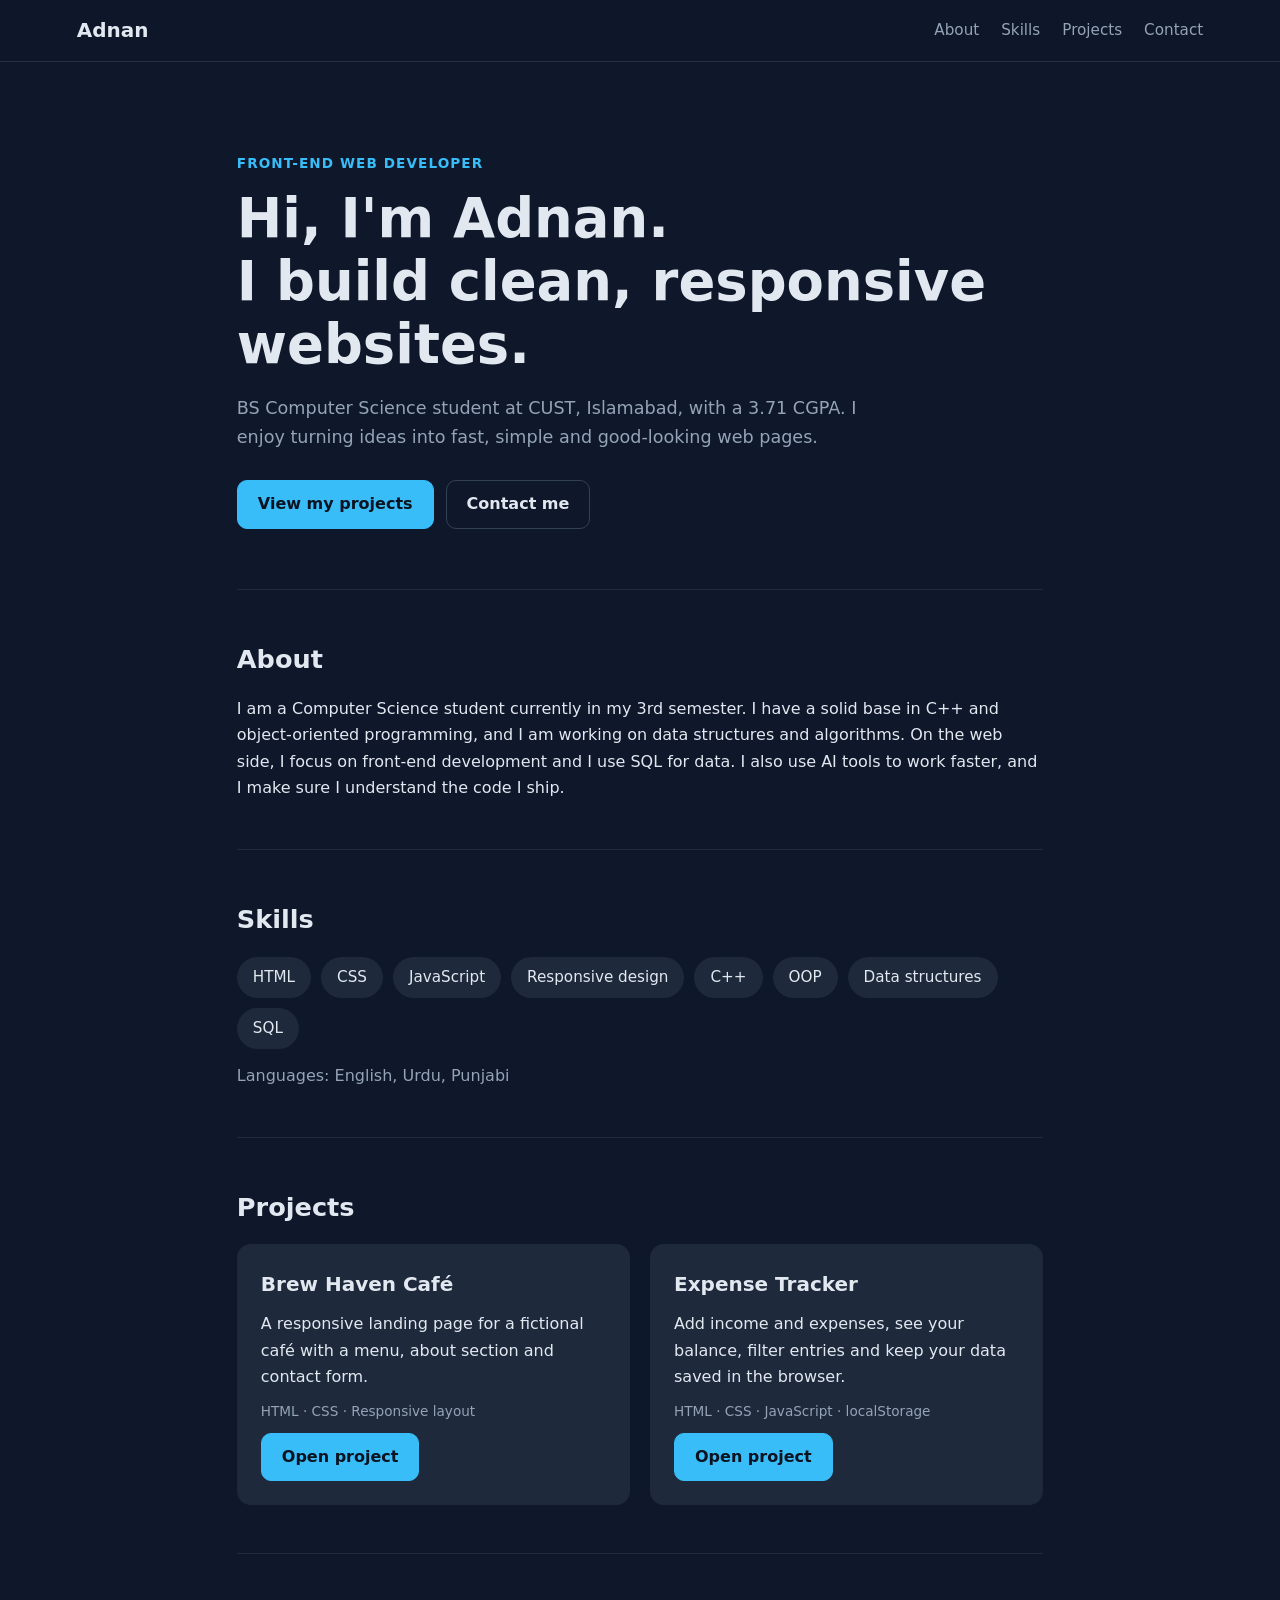
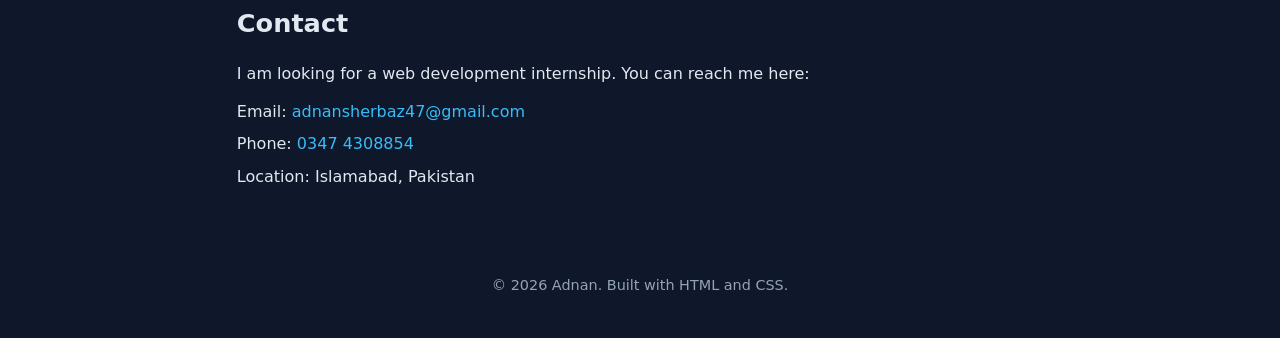
<file: index.html>
<!DOCTYPE html>
<html lang="en">
<head>
  <meta charset="UTF-8">
  <meta name="viewport" content="width=device-width, initial-scale=1.0">
  <title>Adnan | Front-End Web Developer</title>
  <meta name="description" content="Portfolio of Adnan, BS Computer Science student and front-end web developer.">
  <link rel="stylesheet" href="style.css">
</head>
<body>
  <header class="nav">
    <a class="logo" href="#top">Adnan</a>
    <nav>
      <a href="#about">About</a>
      <a href="#skills">Skills</a>
      <a href="#projects">Projects</a>
      <a href="#contact">Contact</a>
    </nav>
  </header>

  <main id="top">
    <section class="hero">
      <p class="eyebrow">Front-End Web Developer</p>
      <h1>Hi, I'm Adnan.<br>I build clean, responsive websites.</h1>
      <p class="lead">BS Computer Science student at CUST, Islamabad, with a 3.71 CGPA. I enjoy turning ideas into fast, simple and good-looking web pages.</p>
      <div class="actions">
        <a class="btn primary" href="#projects">View my projects</a>
        <a class="btn" href="#contact">Contact me</a>
      </div>
    </section>

    <section id="about" class="section">
      <h2>About</h2>
      <p>I am a Computer Science student currently in my 3rd semester. I have a solid base in C++ and object-oriented programming, and I am working on data structures and algorithms. On the web side, I focus on front-end development and I use SQL for data. I also use AI tools to work faster, and I make sure I understand the code I ship.</p>
    </section>

    <section id="skills" class="section">
      <h2>Skills</h2>
      <ul class="chips">
        <li>HTML</li><li>CSS</li><li>JavaScript</li><li>Responsive design</li>
        <li>C++</li><li>OOP</li><li>Data structures</li><li>SQL</li>
      </ul>
      <p class="muted">Languages: English, Urdu, Punjabi</p>
    </section>

    <section id="projects" class="section">
      <h2>Projects</h2>
      <div class="cards">
        <article class="card">
          <h3>Brew Haven Café</h3>
          <p>A responsive landing page for a fictional café with a menu, about section and contact form.</p>
          <p class="tags">HTML · CSS · Responsive layout</p>
          <a class="btn primary" href="cafe/index.html">Open project</a>
        </article>
        <article class="card">
          <h3>Expense Tracker</h3>
          <p>Add income and expenses, see your balance, filter entries and keep your data saved in the browser.</p>
          <p class="tags">HTML · CSS · JavaScript · localStorage</p>
          <a class="btn primary" href="tracker/index.html">Open project</a>
        </article>
      </div>
    </section>

    <section id="contact" class="section">
      <h2>Contact</h2>
      <p>I am looking for a web development internship. You can reach me here:</p>
      <ul class="contact">
        <li>Email: <a href="mailto:adnansherbaz47@gmail.com">adnansherbaz47@gmail.com</a></li>
        <li>Phone: <a href="tel:+923474308854">0347 4308854</a></li>
        <li>Location: Islamabad, Pakistan</li>
      </ul>
    </section>
  </main>

  <footer class="footer">&copy; 2026 Adnan. Built with HTML and CSS.</footer>
</body>
</html>
</file>
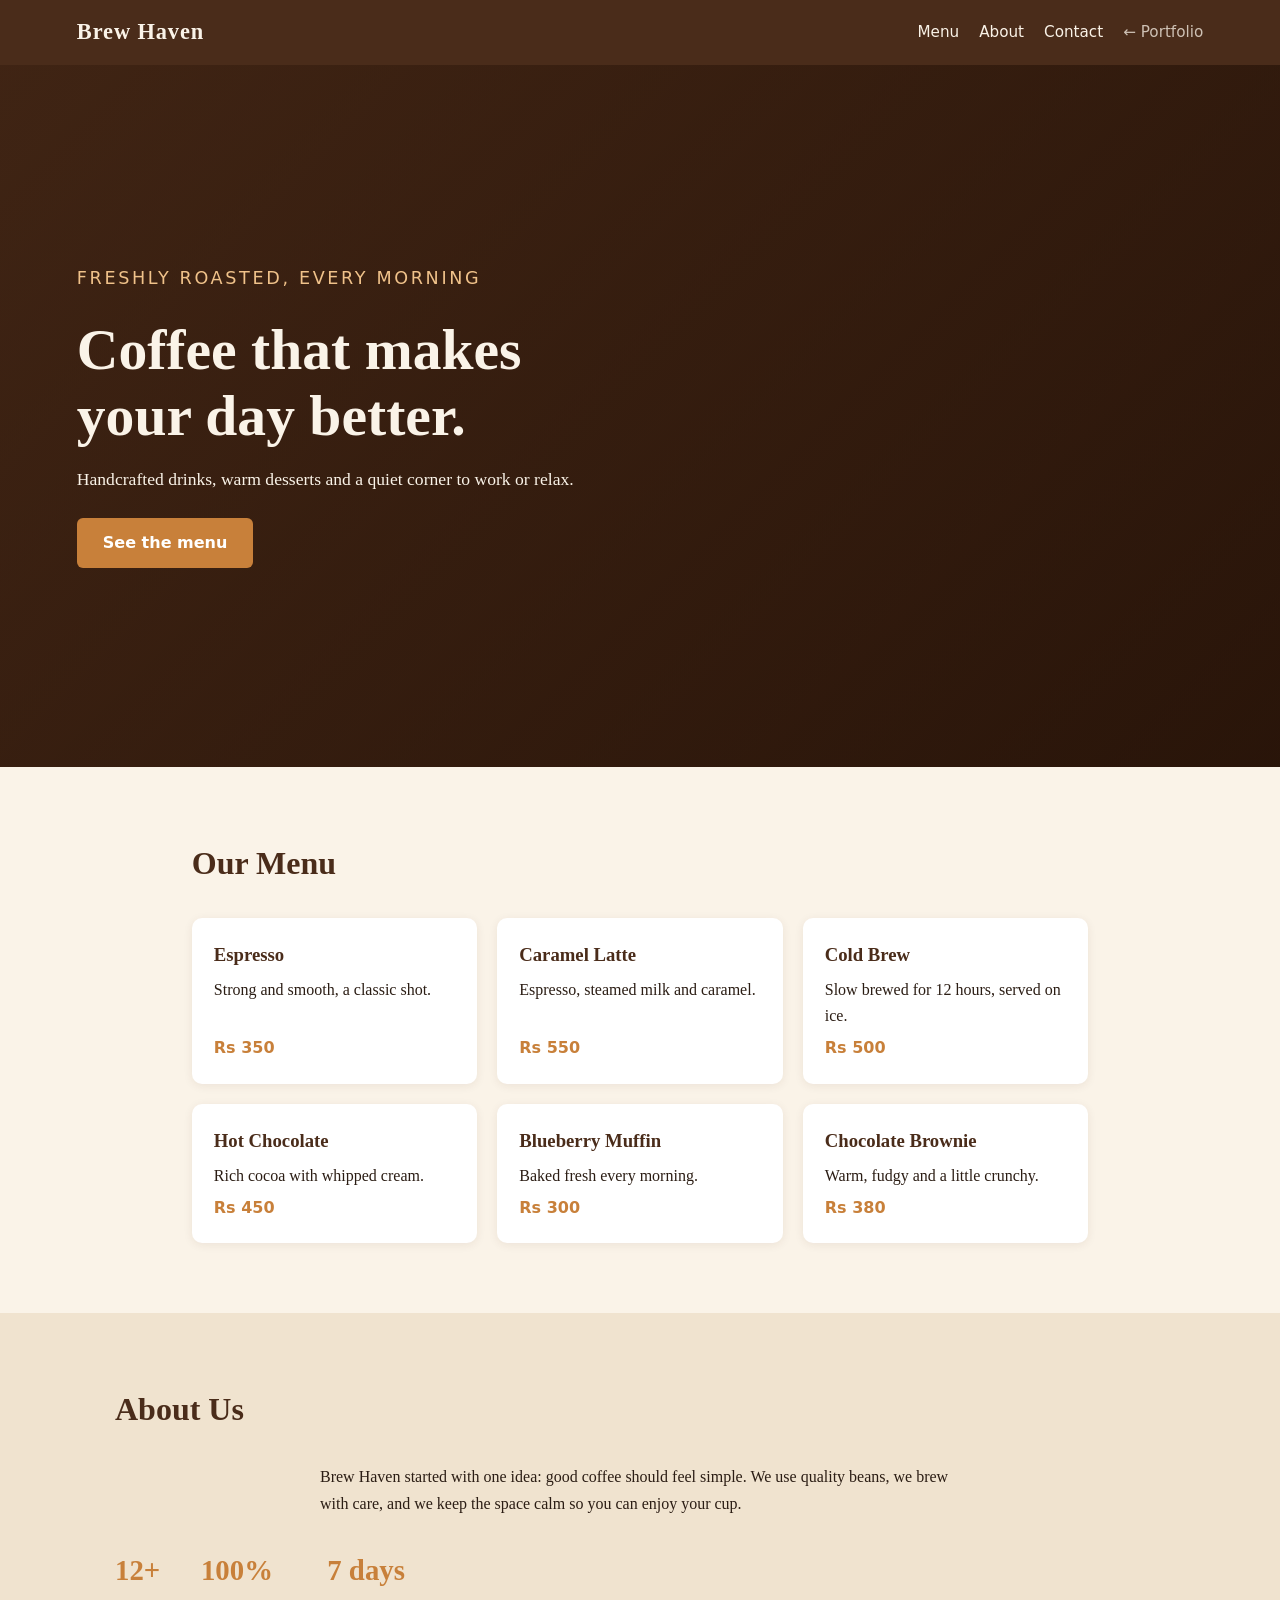
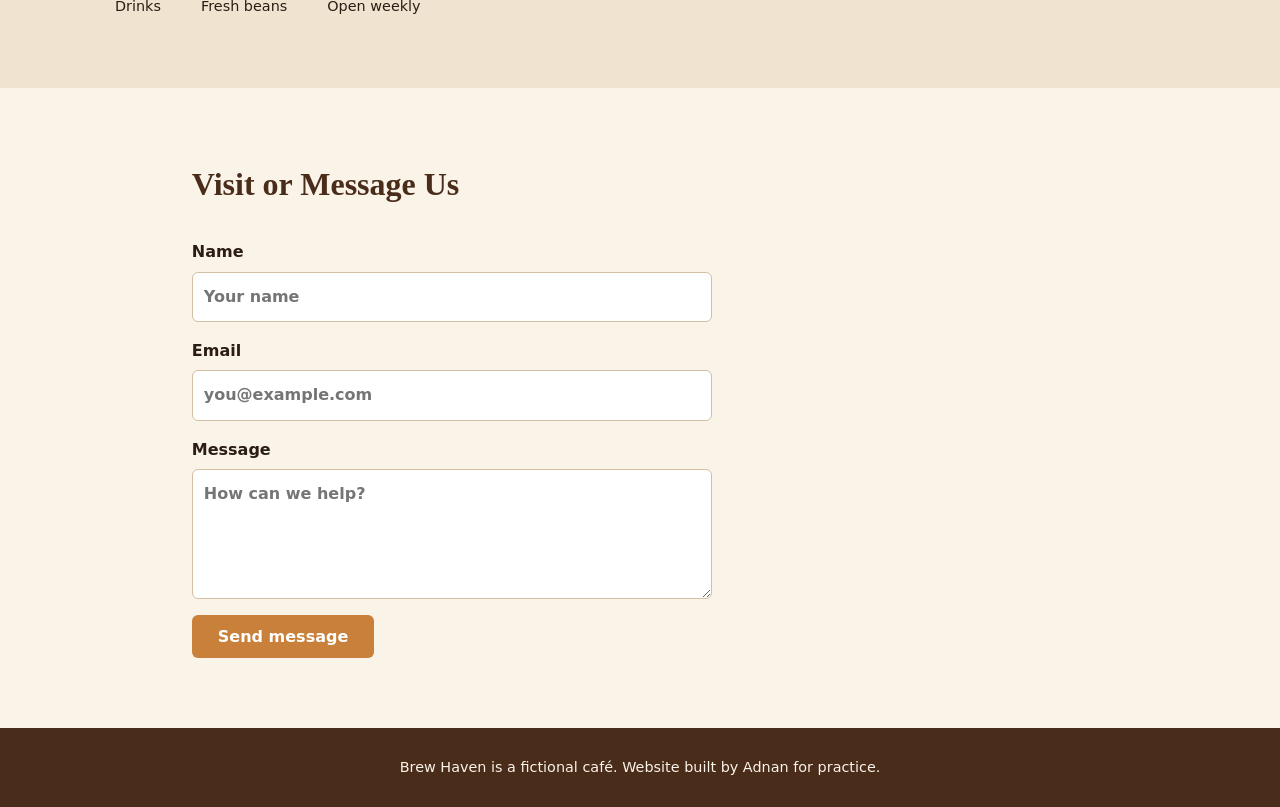
<file: cafe/index.html>
<!DOCTYPE html>
<html lang="en">
<head>
  <meta charset="UTF-8">
  <meta name="viewport" content="width=device-width, initial-scale=1.0">
  <title>Brew Haven Café</title>
  <meta name="description" content="Brew Haven is a fictional café website built as a front-end practice project.">
  <link rel="stylesheet" href="style.css">
</head>
<body>
  <header class="nav">
    <a class="brand" href="#home">Brew Haven</a>
    <nav>
      <a href="#menu">Menu</a>
      <a href="#about">About</a>
      <a href="#contact">Contact</a>
      <a href="../index.html" class="back">&larr; Portfolio</a>
    </nav>
  </header>

  <section id="home" class="hero">
    <div class="hero-text">
      <p class="tag">Freshly roasted, every morning</p>
      <h1>Coffee that makes your day better.</h1>
      <p>Handcrafted drinks, warm desserts and a quiet corner to work or relax.</p>
      <a class="btn" href="#menu">See the menu</a>
    </div>
  </section>

  <section id="menu" class="section">
    <h2>Our Menu</h2>
    <div class="grid">
      <div class="item"><h3>Espresso</h3><p>Strong and smooth, a classic shot.</p><span class="price">Rs 350</span></div>
      <div class="item"><h3>Caramel Latte</h3><p>Espresso, steamed milk and caramel.</p><span class="price">Rs 550</span></div>
      <div class="item"><h3>Cold Brew</h3><p>Slow brewed for 12 hours, served on ice.</p><span class="price">Rs 500</span></div>
      <div class="item"><h3>Hot Chocolate</h3><p>Rich cocoa with whipped cream.</p><span class="price">Rs 450</span></div>
      <div class="item"><h3>Blueberry Muffin</h3><p>Baked fresh every morning.</p><span class="price">Rs 300</span></div>
      <div class="item"><h3>Chocolate Brownie</h3><p>Warm, fudgy and a little crunchy.</p><span class="price">Rs 380</span></div>
    </div>
  </section>

  <section id="about" class="section alt">
    <h2>About Us</h2>
    <p class="narrow">Brew Haven started with one idea: good coffee should feel simple. We use quality beans, we brew with care, and we keep the space calm so you can enjoy your cup.</p>
    <div class="stats">
      <div><strong>12+</strong><span>Drinks</span></div>
      <div><strong>100%</strong><span>Fresh beans</span></div>
      <div><strong>7 days</strong><span>Open weekly</span></div>
    </div>
  </section>

  <section id="contact" class="section">
    <h2>Visit or Message Us</h2>
    <form class="form" onsubmit="event.preventDefault(); this.reset(); document.getElementById('sent').hidden = false;">
      <label>Name<input type="text" required placeholder="Your name"></label>
      <label>Email<input type="email" required placeholder="you@example.com"></label>
      <label>Message<textarea rows="4" required placeholder="How can we help?"></textarea></label>
      <button class="btn" type="submit">Send message</button>
      <p id="sent" hidden>Thanks! This is a demo form, so nothing was actually sent.</p>
    </form>
  </section>

  <footer class="footer">Brew Haven is a fictional café. Website built by Adnan for practice.</footer>
</body>
</html>
</file>
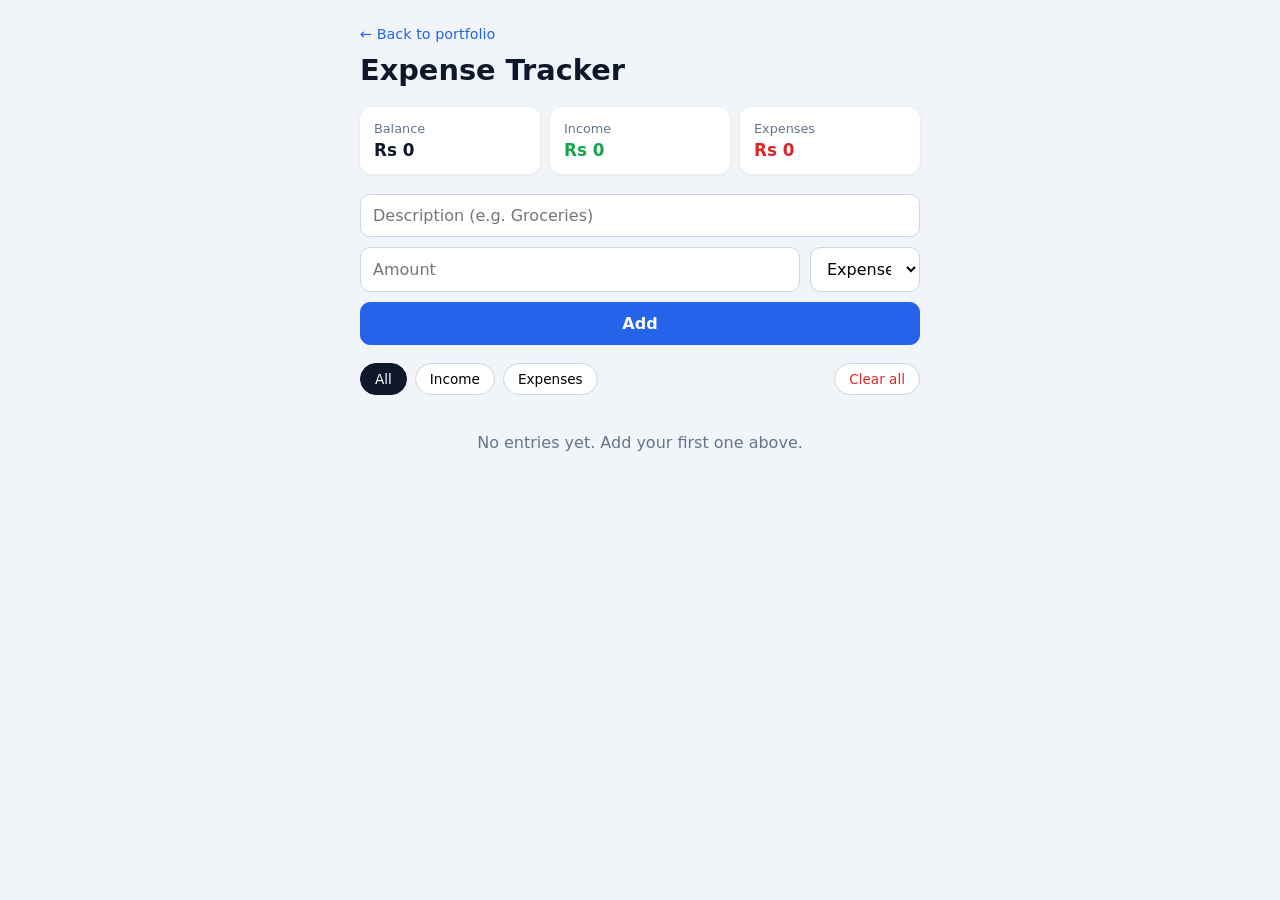
<file: tracker/index.html>
<!DOCTYPE html>
<html lang="en">
<head>
  <meta charset="UTF-8">
  <meta name="viewport" content="width=device-width, initial-scale=1.0">
  <title>Expense Tracker</title>
  <link rel="stylesheet" href="style.css">
</head>
<body>
  <main class="app">
    <a class="back" href="../index.html">&larr; Back to portfolio</a>
    <h1>Expense Tracker</h1>

    <section class="summary">
      <div class="box"><span>Balance</span><strong id="balance">Rs 0</strong></div>
      <div class="box income"><span>Income</span><strong id="income">Rs 0</strong></div>
      <div class="box expense"><span>Expenses</span><strong id="expense">Rs 0</strong></div>
    </section>

    <form id="form" class="form">
      <input id="text" type="text" placeholder="Description (e.g. Groceries)" required maxlength="40">
      <input id="amount" type="number" placeholder="Amount" min="1" step="1" required>
      <select id="type">
        <option value="expense">Expense</option>
        <option value="income">Income</option>
      </select>
      <button type="submit">Add</button>
    </form>

    <div class="filters">
      <button class="filter active" data-filter="all">All</button>
      <button class="filter" data-filter="income">Income</button>
      <button class="filter" data-filter="expense">Expenses</button>
      <button id="clear" class="clear">Clear all</button>
    </div>

    <ul id="list" class="list"></ul>
    <p id="empty" class="empty">No entries yet. Add your first one above.</p>
  </main>
  <script src="script.js"></script>
</body>
</html>
</file>
<file: style.css>
:root {
  --bg: #0f172a;
  --surface: #1e293b;
  --text: #e2e8f0;
  --muted: #94a3b8;
  --accent: #38bdf8;
  --radius: 14px;
}
* { box-sizing: border-box; margin: 0; padding: 0; }
html { scroll-behavior: smooth; }
body {
  font-family: system-ui, -apple-system, "Segoe UI", Roboto, sans-serif;
  background: var(--bg);
  color: var(--text);
  line-height: 1.65;
}
a { color: var(--accent); text-decoration: none; }
a:hover { text-decoration: underline; }

.nav {
  position: sticky; top: 0; z-index: 10;
  display: flex; justify-content: space-between; align-items: center;
  padding: 14px 6vw;
  background: rgba(15, 23, 42, 0.9);
  backdrop-filter: blur(8px);
  border-bottom: 1px solid #243047;
}
.logo { font-weight: 800; font-size: 1.25rem; color: var(--text); }
.nav nav { display: flex; gap: 22px; }
.nav nav a { color: var(--muted); font-size: 0.95rem; }
.nav nav a:hover { color: var(--text); text-decoration: none; }

main { max-width: 960px; margin: 0 auto; padding: 0 6vw; }
.hero { padding: 90px 0 60px; }
.eyebrow { color: var(--accent); font-weight: 600; letter-spacing: 0.08em; text-transform: uppercase; font-size: 0.85rem; }
.hero h1 { font-size: clamp(2rem, 6vw, 3.4rem); line-height: 1.15; margin: 14px 0 18px; }
.lead { color: var(--muted); max-width: 620px; font-size: 1.1rem; }
.actions { margin-top: 28px; display: flex; gap: 12px; flex-wrap: wrap; }

.btn {
  display: inline-block; padding: 10px 20px; border-radius: 10px;
  border: 1px solid #334155; color: var(--text); font-weight: 600;
}
.btn:hover { text-decoration: none; border-color: var(--accent); }
.btn.primary { background: var(--accent); color: #0b1220; border-color: var(--accent); }
.btn.primary:hover { filter: brightness(1.1); }

.section { padding: 48px 0; border-top: 1px solid #1f2a40; }
.section h2 { font-size: 1.6rem; margin-bottom: 16px; }
.muted { color: var(--muted); margin-top: 14px; }

.chips { list-style: none; display: flex; flex-wrap: wrap; gap: 10px; }
.chips li { background: var(--surface); padding: 8px 16px; border-radius: 999px; font-size: 0.95rem; }

.cards { display: grid; grid-template-columns: repeat(auto-fit, minmax(280px, 1fr)); gap: 20px; }
.card { background: var(--surface); padding: 24px; border-radius: var(--radius); display: flex; flex-direction: column; gap: 10px; }
.card h3 { font-size: 1.25rem; }
.card .tags { color: var(--muted); font-size: 0.85rem; }
.card .btn { margin-top: auto; align-self: flex-start; }

.contact { list-style: none; margin-top: 12px; }
.contact li { margin-bottom: 6px; }

.footer { text-align: center; color: var(--muted); padding: 30px 0 40px; font-size: 0.9rem; }

@media (max-width: 560px) {
  .nav nav { gap: 14px; }
  .nav nav a { font-size: 0.85rem; }
  .hero { padding-top: 60px; }
}
</file>
<file: cafe/style.css>
:root {
  --brown: #4a2c1a;
  --cream: #faf3e8;
  --accent: #c8803a;
  --text: #2b1d14;
}
* { box-sizing: border-box; margin: 0; padding: 0; }
html { scroll-behavior: smooth; }
body { font-family: Georgia, "Times New Roman", serif; color: var(--text); background: var(--cream); line-height: 1.65; }
a { text-decoration: none; color: inherit; }

.nav {
  position: sticky; top: 0; z-index: 10;
  display: flex; justify-content: space-between; align-items: center; flex-wrap: wrap; gap: 8px;
  padding: 14px 6vw; background: var(--brown); color: var(--cream);
}
.brand { font-size: 1.4rem; font-weight: bold; letter-spacing: 0.04em; }
.nav nav { display: flex; gap: 20px; font-family: system-ui, sans-serif; font-size: 0.95rem; flex-wrap: wrap; }
.nav nav a:hover { color: #f0c28a; }
.back { opacity: 0.75; }

.hero {
  min-height: 78vh; display: flex; align-items: center; padding: 0 6vw;
  background: linear-gradient(rgba(40, 20, 10, 0.65), rgba(40, 20, 10, 0.65)),
              linear-gradient(135deg, #6b4226, #2b1608);
  color: var(--cream);
}
.hero-text { max-width: 560px; }
.tag { text-transform: uppercase; letter-spacing: 0.15em; font-size: 0.8rem; color: #f0c28a; font-family: system-ui, sans-serif; }
.hero h1 { font-size: clamp(2.2rem, 6vw, 3.6rem); line-height: 1.15; margin: 12px 0 16px; }
.hero p { margin-bottom: 24px; font-size: 1.1rem; }
.btn {
  display: inline-block; background: var(--accent); color: #fff; padding: 12px 26px; border: 0; border-radius: 6px;
  font-family: system-ui, sans-serif; font-weight: 600; cursor: pointer; font-size: 1rem;
}
.btn:hover { filter: brightness(1.1); }

.section { padding: 70px 6vw; max-width: 1050px; margin: 0 auto; }
.section.alt { max-width: none; background: #f0e3cf; }
.section.alt > * { max-width: 1050px; margin-left: auto; margin-right: auto; }
.section h2 { font-size: 2rem; margin-bottom: 28px; color: var(--brown); }

.grid { display: grid; grid-template-columns: repeat(auto-fit, minmax(260px, 1fr)); gap: 20px; }
.item { background: #fff; padding: 22px; border-radius: 10px; box-shadow: 0 2px 10px rgba(74, 44, 26, 0.08); display: flex; flex-direction: column; gap: 6px; }
.item h3 { color: var(--brown); }
.price { margin-top: auto; color: var(--accent); font-weight: bold; font-family: system-ui, sans-serif; }

.narrow { max-width: 640px !important; }
.stats { display: flex; gap: 40px; flex-wrap: wrap; margin-top: 30px; }
.stats div { display: flex; flex-direction: column; }
.stats strong { font-size: 1.8rem; color: var(--accent); }
.stats span { font-family: system-ui, sans-serif; font-size: 0.9rem; }

.form { display: flex; flex-direction: column; gap: 16px; max-width: 520px; font-family: system-ui, sans-serif; }
.form label { display: flex; flex-direction: column; gap: 6px; font-weight: 600; }
.form input, .form textarea { padding: 11px; border: 1px solid #d3bfa3; border-radius: 6px; font: inherit; background: #fff; }
.form input:focus, .form textarea:focus { outline: 2px solid var(--accent); border-color: transparent; }
.form .btn { align-self: flex-start; }
#sent { color: #2f6b3a; }

.footer { text-align: center; padding: 28px 6vw; background: var(--brown); color: var(--cream); font-family: system-ui, sans-serif; font-size: 0.9rem; }

@media (max-width: 560px) {
  .section { padding: 50px 6vw; }
}
</file>
<file: tracker/style.css>
:root {
  --bg: #f1f5f9;
  --card: #ffffff;
  --text: #0f172a;
  --muted: #64748b;
  --income: #16a34a;
  --expense: #dc2626;
  --accent: #2563eb;
}
* { box-sizing: border-box; margin: 0; padding: 0; }
body { font-family: system-ui, -apple-system, "Segoe UI", Roboto, sans-serif; background: var(--bg); color: var(--text); padding: 24px 16px 60px; }
.app { max-width: 560px; margin: 0 auto; }
.back { color: var(--accent); font-size: 0.9rem; text-decoration: none; }
h1 { margin: 10px 0 20px; font-size: 1.8rem; }

.summary { display: grid; grid-template-columns: repeat(3, 1fr); gap: 10px; margin-bottom: 20px; }
.box { background: var(--card); padding: 14px; border-radius: 12px; box-shadow: 0 1px 4px rgba(0, 0, 0, 0.06); display: flex; flex-direction: column; gap: 4px; }
.box span { color: var(--muted); font-size: 0.8rem; }
.box strong { font-size: 1.05rem; word-break: break-word; }
.income strong { color: var(--income); }
.expense strong { color: var(--expense); }

.form { display: grid; grid-template-columns: 1fr 110px; gap: 10px; margin-bottom: 18px; }
.form input[type="text"] { grid-column: 1 / -1; }
.form input, .form select, .form button { padding: 11px 12px; border: 1px solid #cbd5e1; border-radius: 10px; font: inherit; background: #fff; }
.form button { background: var(--accent); color: #fff; border-color: var(--accent); font-weight: 600; cursor: pointer; grid-column: 1 / -1; }
.form button:hover { filter: brightness(1.1); }
.form input:focus, .form select:focus { outline: 2px solid var(--accent); border-color: transparent; }

.filters { display: flex; gap: 8px; margin-bottom: 14px; flex-wrap: wrap; }
.filter, .clear { padding: 7px 14px; border-radius: 999px; border: 1px solid #cbd5e1; background: #fff; cursor: pointer; font: inherit; font-size: 0.85rem; }
.filter.active { background: var(--text); color: #fff; border-color: var(--text); }
.clear { margin-left: auto; color: var(--expense); }

.list { list-style: none; display: flex; flex-direction: column; gap: 8px; }
.list li { background: var(--card); padding: 12px 14px; border-radius: 10px; display: flex; align-items: center; gap: 10px; box-shadow: 0 1px 3px rgba(0, 0, 0, 0.05); border-left: 4px solid var(--expense); }
.list li.income { border-left-color: var(--income); }
.list .name { flex: 1; word-break: break-word; }
.list .amt { font-weight: 700; }
.list li.income .amt { color: var(--income); }
.list li.expense .amt { color: var(--expense); }
.list .del { border: 0; background: transparent; color: var(--muted); font-size: 1.2rem; cursor: pointer; }
.list .del:hover { color: var(--expense); }
.empty { text-align: center; color: var(--muted); margin-top: 24px; }
</file>
